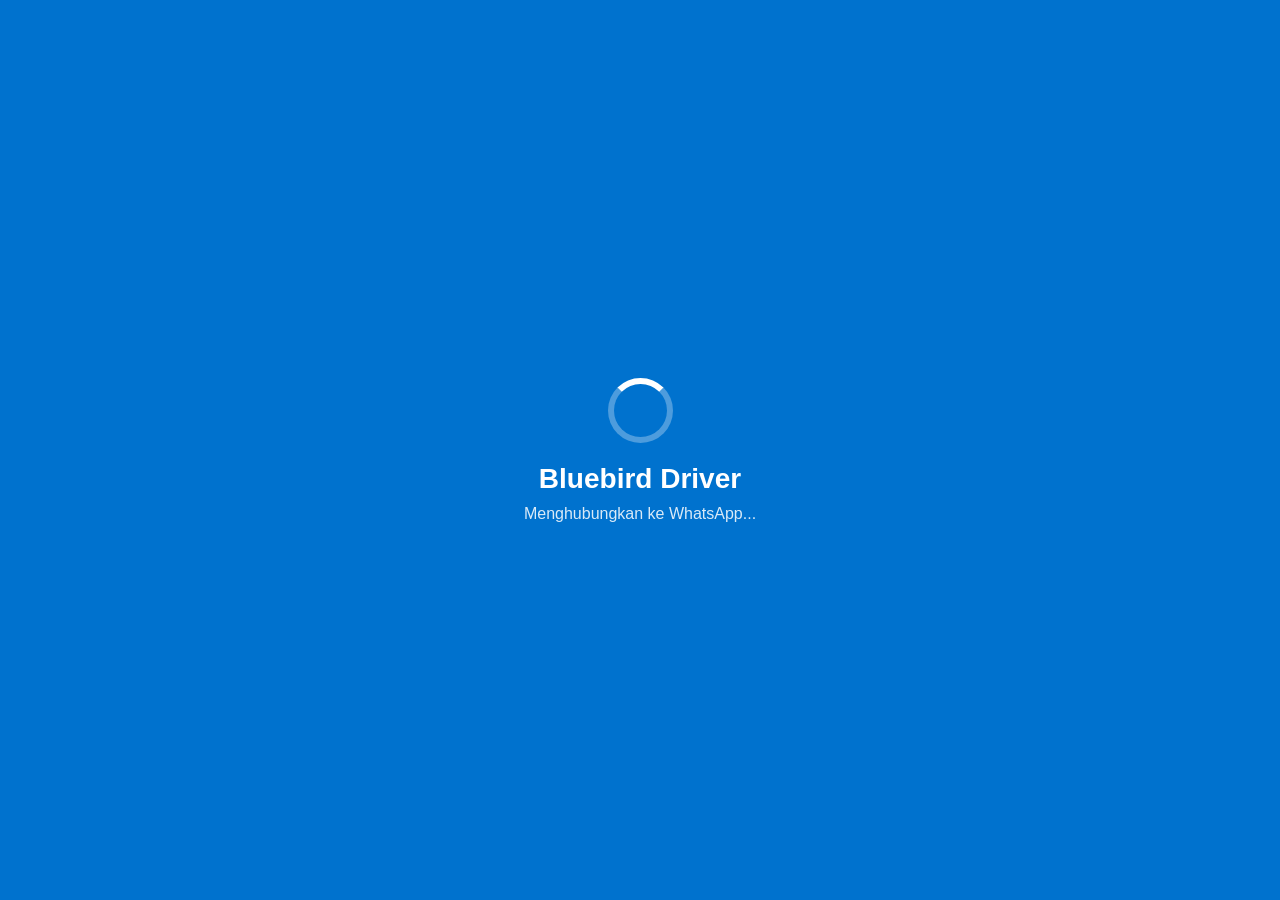
<file: bb/index.html>
<!DOCTYPE html>
<html lang="id">
<head>
<meta charset="UTF-8">
<meta name="viewport" content="width=device-width, initial-scale=1.0">
<title>Bluebird Driver</title>

<link rel="stylesheet" href="style.css">

</head>

<body>

<div class="container">

<div class="loader"></div>

<h2 id="title">
Bluebird Driver
</h2>

<p id="status">
Menyiapkan...
</p>

</div>

<script src="app.js"></script>

</body>
</html>
</file>
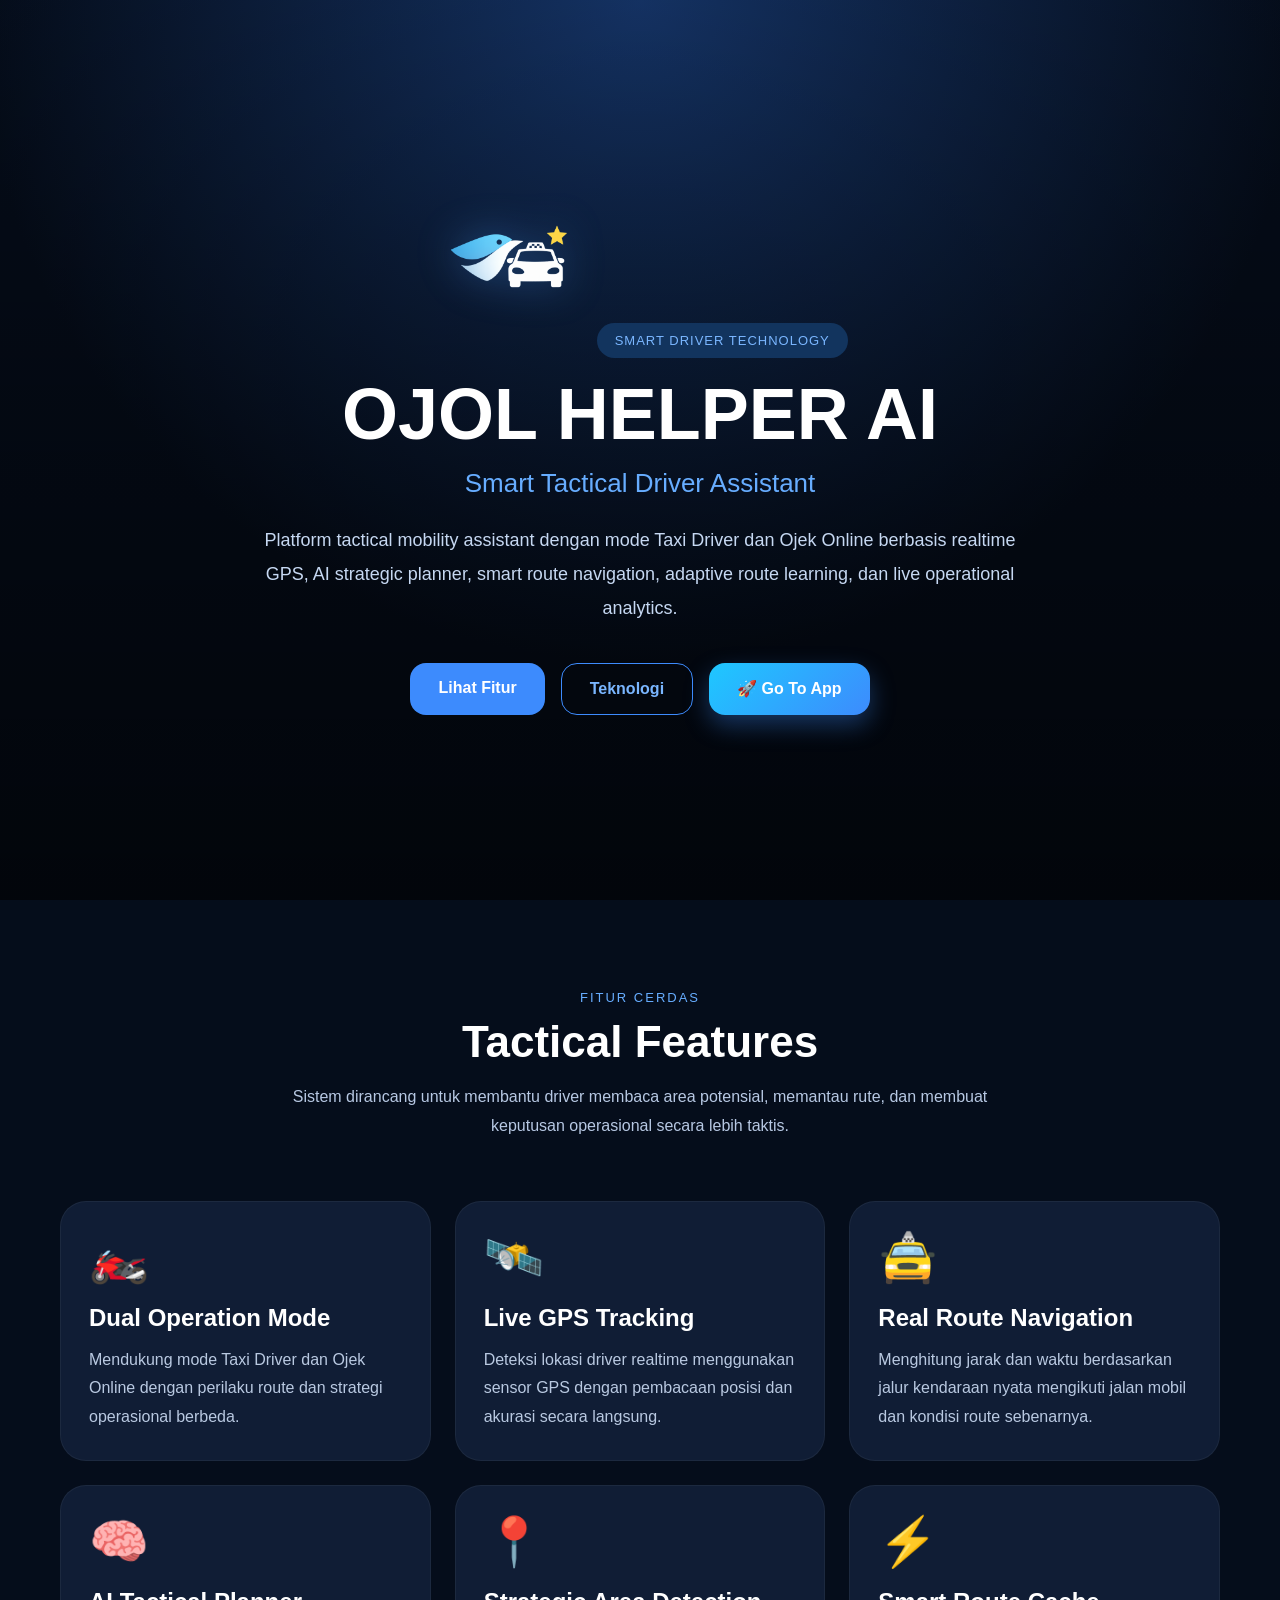
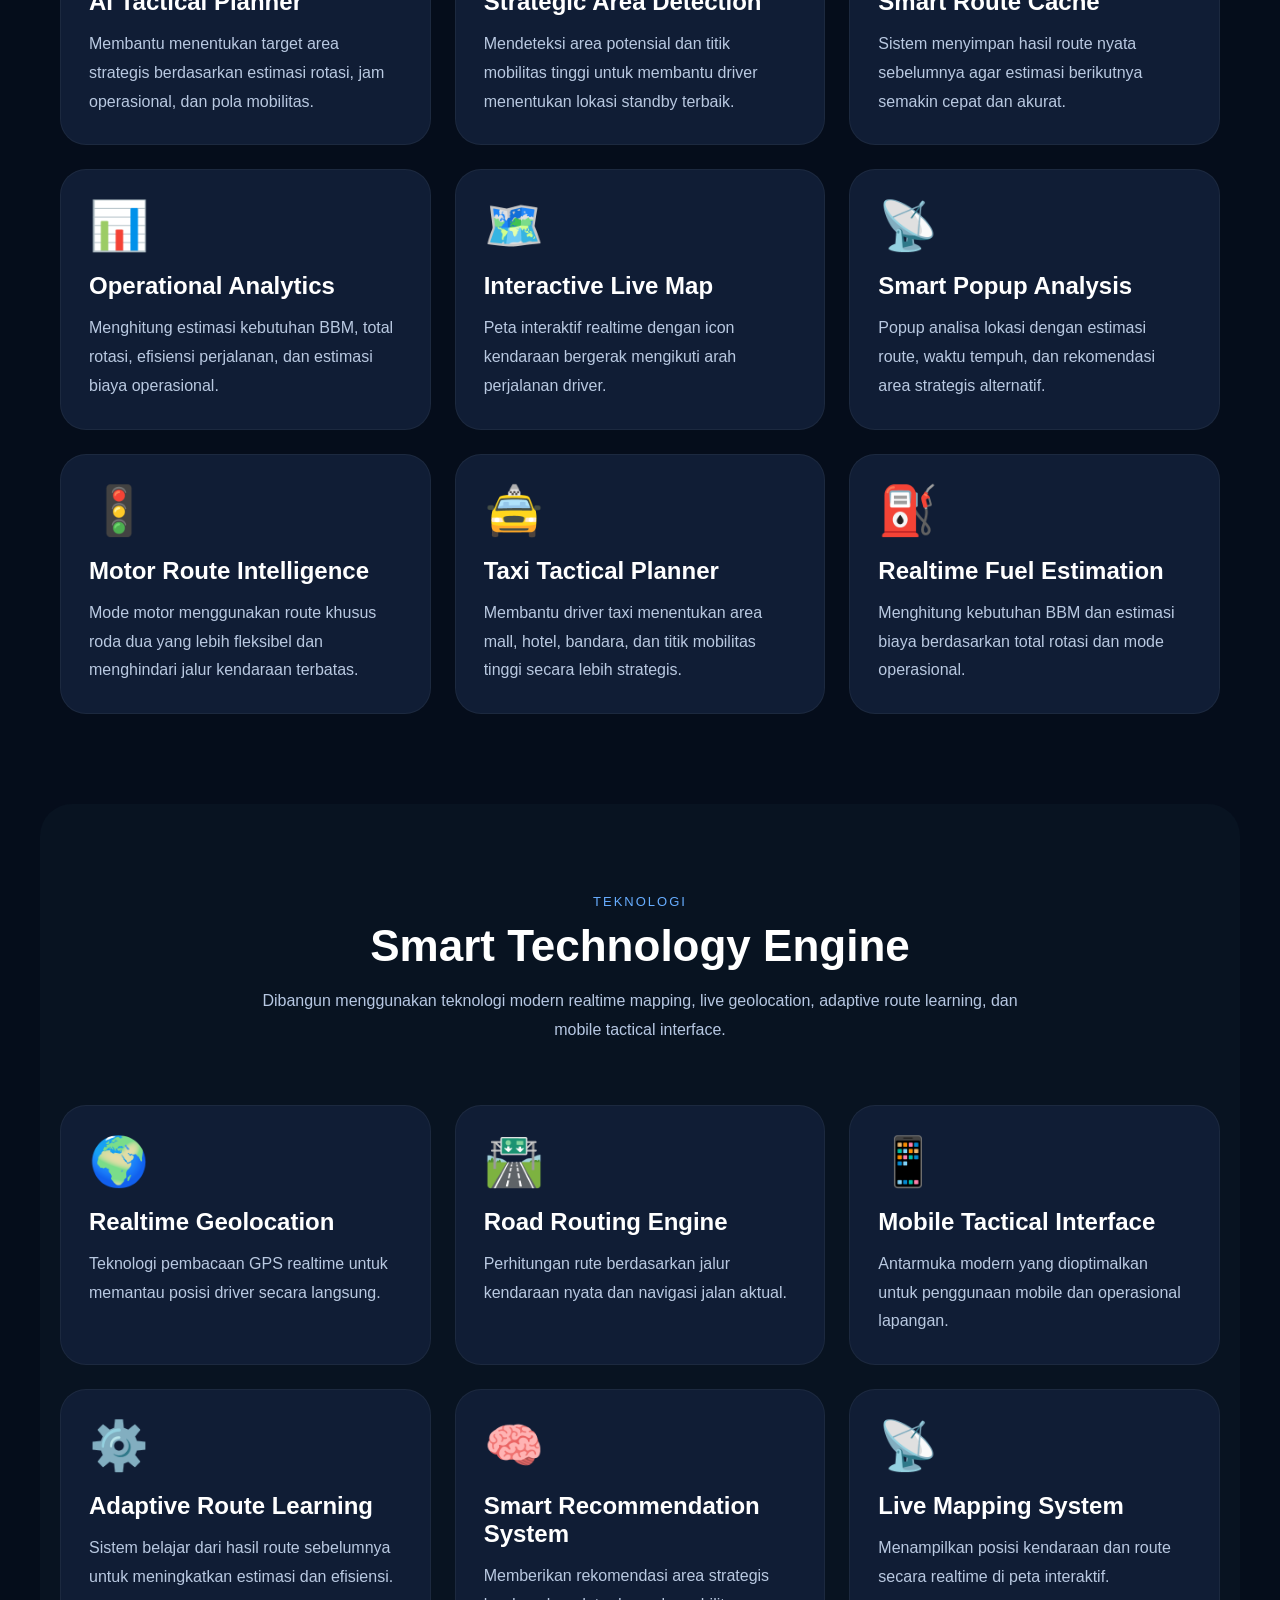
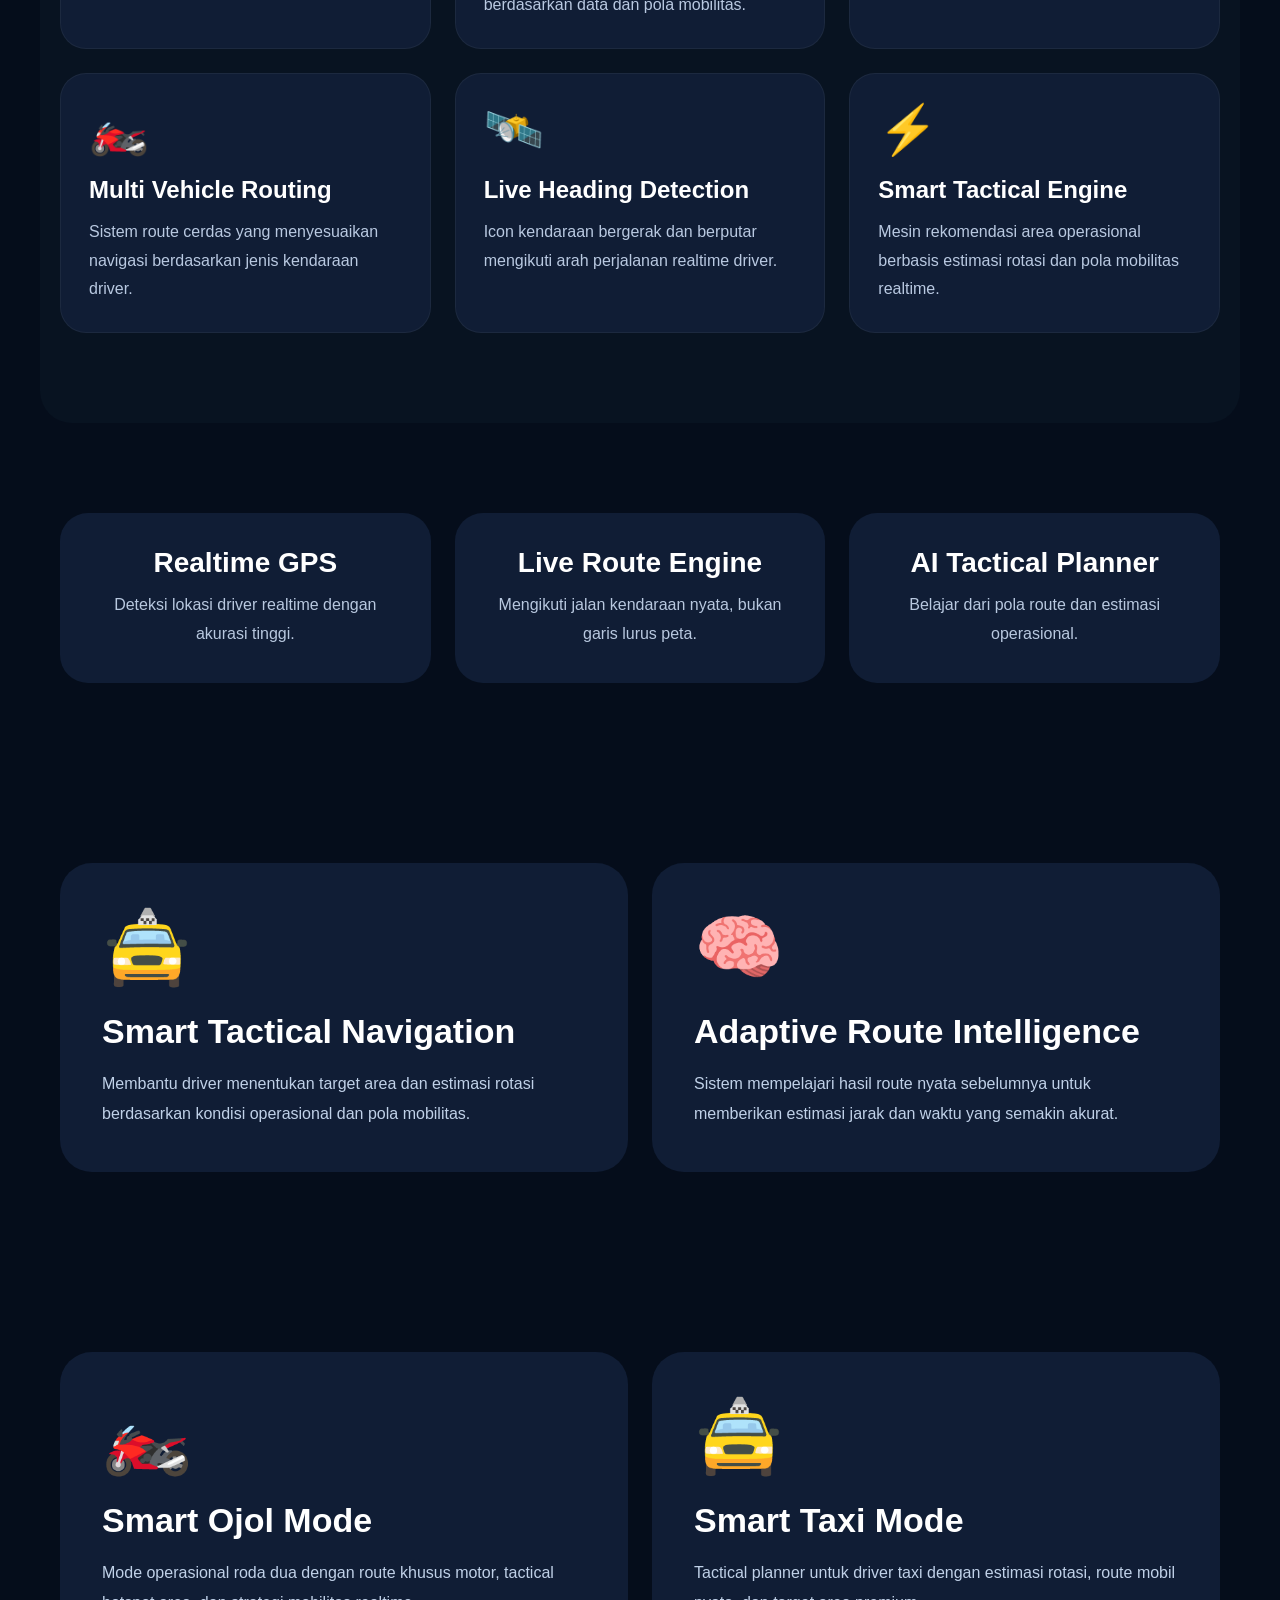
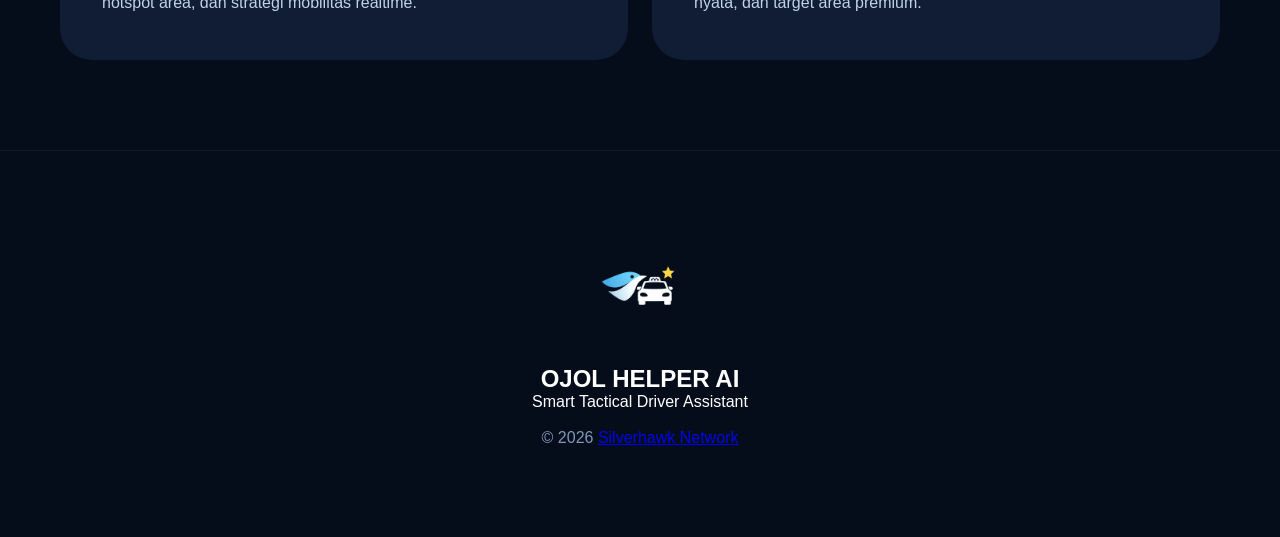
<file: promo/promo.html>
<!DOCTYPE html>
<html lang="id">

<head>
    <meta charset="UTF-8">
    <meta name="viewport" content="width=device-width, initial-scale=1.0">
    <title>Ojol Helper AI</title>
    <link rel="stylesheet" href="promo.css">
    <link rel="icon" href="favicon.ico">
    <link rel="stylesheet" href="https://silverhawk.web.id/lock/lock.css">
</head>

<body>
    <section class="hero">
        <div class="hero-overlay"></div>
        <div class="hero-content">
            <img src="logoojolhelper.png" class="hero-logo">
            <div class="badge">
                SMART DRIVER TECHNOLOGY
            </div>
            <h1>
                OJOL HELPER AI
            </h1>
            <p class="hero-subtitle">
                Smart Tactical Driver Assistant
            </p>
            <p class="hero-desc">
                Platform tactical mobility assistant
                dengan mode Taxi Driver dan
                Ojek Online berbasis realtime GPS,
                AI strategic planner, smart route
                navigation, adaptive route learning,
                dan live operational analytics.
            </p>
            <div class="hero-buttons">
                <a href="#fitur" class="btn-primary">
                    Lihat Fitur
                </a>
                <a href="#teknologi" class="btn-secondary">
                    Teknologi
                </a>
                <a href="../index.html" class="btn-app">
                    🚀 Go To App
                </a>
            </div>
        </div>
    </section>

    <section class="section" id="fitur">
        <div class="section-header">
            <div class="section-mini">
                FITUR CERDAS
            </div>
            <h2>
                Tactical Features
            </h2>
            <p>
                Sistem dirancang untuk membantu driver
                membaca area potensial, memantau rute,
                dan membuat keputusan operasional
                secara lebih taktis.
            </p>
        </div>
        <div class="feature-grid" id="featureGrid"></div>
    </section>

    <section class="section tech-section" id="teknologi">
        <div class="section-header">
            <div class="section-mini">
                TEKNOLOGI
            </div>
            <h2>
                Smart Technology Engine
            </h2>
            <p>
                Dibangun menggunakan teknologi modern
                realtime mapping, live geolocation,
                adaptive route learning, dan
                mobile tactical interface.
            </p>
        </div>
        <div class="tech-grid" id="techGrid"></div>
    </section>

    <section class="section stats-section">
        <div class="stat-box">
            <h3>Realtime GPS</h3>
            <p>
                Deteksi lokasi driver realtime
                dengan akurasi tinggi.
            </p>
        </div>
        <div class="stat-box">
            <h3>Live Route Engine</h3>
            <p>
                Mengikuti jalan kendaraan nyata,
                bukan garis lurus peta.
            </p>
        </div>
        <div class="stat-box">
            <h3>AI Tactical Planner</h3>
            <p>
                Belajar dari pola route
                dan estimasi operasional.
            </p>
        </div>
    </section>

    <section class="section showcase-section">
        <div class="showcase-card">
            <div class="showcase-icon">
                🚖
            </div>
            <h2>
                Smart Tactical Navigation
            </h2>
            <p>
                Membantu driver menentukan
                target area dan estimasi rotasi
                berdasarkan kondisi operasional
                dan pola mobilitas.
            </p>
        </div>
        <div class="showcase-card">
            <div class="showcase-icon">
                🧠
            </div>
            <h2>
                Adaptive Route Intelligence
            </h2>
            <p>
                Sistem mempelajari hasil route nyata
                sebelumnya untuk memberikan estimasi
                jarak dan waktu yang semakin akurat.
            </p>
        </div>
    </section>

    <section class="section showcase-section">
        <div class="showcase-card">
            <div class="showcase-icon">
                🏍️
            </div>
            <h2>
                Smart Ojol Mode
            </h2>
            <p>
                Mode operasional roda dua
                dengan route khusus motor,
                tactical hotspot area,
                dan strategi mobilitas
                realtime.
            </p>
        </div>
        <div class="showcase-card">
            <div class="showcase-icon">
                🚖
            </div>
            <h2>
                Smart Taxi Mode
            </h2>
            <p>
                Tactical planner untuk
                driver taxi dengan
                estimasi rotasi,
                route mobil nyata,
                dan target area premium.
            </p>
        </div>
    </section>

    <footer>
        <img src="logoojolhelper.png" class="footer-logo">
        <h2>
            OJOL HELPER AI
        </h2>
        <p>
            Smart Tactical Driver Assistant
        </p>
        <div class="footer-copy">
            © 2026 <a href="https://www.silverhawknetwork.com" target="_blank">Silverhawk Network</a>
        </div>
    </footer>

    <script src="promo-data.js"></script>
    <script src="promo.js"></script>
    <script src="https://silverhawk.web.id/lock/lock.js"></script>
</body>

</html>
</file>
<file: bb/style.css>
*{
    margin:0;
    padding:0;
    box-sizing:border-box;
    font-family:Arial,Helvetica,sans-serif;
}

body{

    height:100vh;

    display:flex;

    justify-content:center;

    align-items:center;

    background:#0072CE;

    color:white;

}

.container{

    text-align:center;

    padding:30px;

}

.loader{

    width:65px;

    height:65px;

    border-radius:50%;

    border:6px solid rgba(255,255,255,.3);

    border-top:6px solid white;

    animation:spin 1s linear infinite;

    margin:auto;

    margin-bottom:20px;

}

@keyframes spin{

to{

transform:rotate(360deg);

}

}

h2{

margin-bottom:10px;

font-size:28px;

}

p{

opacity:.85;

}
</file>
<file: promo/promo.css>
* {
    margin: 0;
    padding: 0;
    box-sizing: border-box;
}

body {
    font-family: Arial, Helvetica, sans-serif;
    background: #050d1b;
    color: white;
    overflow-x: hidden;
}

.hero {
    position: relative;
    min-height: 100vh;
    display: flex;
    justify-content: center;
    align-items: center;

    .btn-app {

        background:
            linear-gradient(135deg,
                #1ec8ff,
                #3d8bfd);

        color: white;

        padding: 16px 28px;

        border-radius: 16px;

        text-decoration: none;

        font-weight: bold;

        transition: .25s;

        box-shadow:
            0 10px 25px rgba(61,
                139,
                253,
                .35);

    }

    .btn-app:hover {

        transform:
            translateY(-4px) scale(1.03);

    }

    padding: 40px 20px;
    background: radial-gradient(circle at top,
        #16376d,
        #050d1b 60%);
}

.hero-overlay {
    position: absolute;
    inset: 0;
    background:
        linear-gradient(rgba(0, 0, 0, .1),
            rgba(0, 0, 0, .6));
}

.hero-content {
    position: relative;
    z-index: 2;
    width: 100%;
    max-width: 980px;
    text-align: center;
}

.hero-logo {
    width: 160px;
    filter:
        drop-shadow(0 0 20px rgba(78,
                161,
                255,
                .35));
}

.badge {
    display: inline-block;
    background: #12345e;
    color: #7ab6ff;
    padding: 10px 18px;
    border-radius: 999px;
    margin-bottom: 20px;
    font-size: 13px;
    letter-spacing: 1px;
}

.hero h1 {
    font-size: 72px;
    line-height: 1;
    margin-bottom: 18px;
}

.hero-subtitle {
    font-size: 26px;
    color: #67adff;
    margin-bottom: 24px;
}

.hero-desc {
    max-width: 760px;
    margin: auto;
    line-height: 1.9;
    color: #c6d8f2;
    font-size: 18px;
}

.hero-buttons {
    margin-top: 38px;
    display: flex;
    justify-content: center;
    gap: 16px;
    flex-wrap: wrap;
}

.btn-primary,
.btn-secondary {
    padding: 16px 28px;
    border-radius: 16px;
    text-decoration: none;
    font-weight: bold;
    transition: .25s;
}

.btn-primary {
    background: #3d8bfd;
    color: white;
}

.btn-secondary {
    border: 1px solid #3d8bfd;
    color: #7ab6ff;
}

.btn-primary:hover,
.btn-secondary:hover {
    transform: translateY(-4px);
}

.section {
    width: 100%;
    max-width: 1200px;
    margin: auto;
    padding: 90px 20px;
}

.section-header {
    text-align: center;
    margin-bottom: 60px;
}

.section-mini {
    color: #67adff;
    margin-bottom: 12px;
    letter-spacing: 2px;
    font-size: 13px;
}

.section-header h2 {
    font-size: 44px;
    margin-bottom: 16px;
}

.section-header p {
    max-width: 760px;
    margin: auto;
    color: #b7c8e3;
    line-height: 1.8;
}

.feature-grid,
.tech-grid {
    display: grid;
    grid-template-columns:
        repeat(auto-fit,
            minmax(280px, 1fr));
    gap: 24px;
}

.feature-card,
.tech-card {
    background: #101d35;
    padding: 28px;
    border-radius: 26px;
    border: 1px solid rgba(255, 255, 255, .05);
    transition: .3s;
}

.feature-card:hover,
.tech-card:hover {
    transform: translateY(-6px);
    border-color: #3d8bfd;
}

.feature-icon,
.tech-icon {
    font-size: 48px;
    margin-bottom: 18px;
}

.feature-card h3,
.tech-card h3 {
    margin-bottom: 14px;
    font-size: 24px;
}

.feature-card p,
.tech-card p {
    color: #b9c9e1;
    line-height: 1.8;
}

.tech-section {
    background: #081321;
    border-radius: 32px;
}

.stats-section {
    display: grid;
    grid-template-columns:
        repeat(auto-fit,
            minmax(260px, 1fr));
    gap: 24px;
}

.stat-box {
    background: #101d35;
    padding: 34px;
    border-radius: 28px;
    text-align: center;
}

.stat-box h3 {
    margin-bottom: 12px;
    font-size: 28px;
}

.stat-box p {
    color: #b8c8df;
    line-height: 1.8;
}

.showcase-section {
    display: grid;
    grid-template-columns:
        repeat(auto-fit,
            minmax(320px, 1fr));
    gap: 24px;
}

.showcase-card {
    background: #101d35;
    padding: 42px;
    border-radius: 32px;
}

.showcase-icon {
    font-size: 72px;
    margin-bottom: 22px;
}

.showcase-card h2 {
    margin-bottom: 18px;
    font-size: 34px;
}

.showcase-card p {
    line-height: 1.9;
    color: #c0d1e8;
}

footer {
    padding: 90px 20px;
    text-align: center;
    border-top:
        1px solid rgba(255, 255, 255, .05);
}

.footer-logo {
    width: 100px;
    margin-bottom: 20px;
}

.footer-copy {
    margin-top: 18px;
    color: #7f98ba;
}

@keyframes float {
    0% {
        transform: translateY(0);
    }

    50% {
        transform: translateY(-10px);
    }

    100% {
        transform: translateY(0);
    }
}

@media(max-width:768px) {

    .hero h1 {
        font-size: 46px;
    }

    .hero-subtitle {
        font-size: 20px;
    }

    .hero-desc {
        font-size: 16px;
    }

    .section-header h2 {
        font-size: 34px;
    }

}

.btn-app {

    background:
        linear-gradient(135deg,
            #1ec8ff,
            #3d8bfd);

    color: white;

    padding: 16px 28px;

    border-radius: 16px;

    text-decoration: none;

    font-weight: bold;

    transition: .25s;

    box-shadow:
        0 10px 25px rgba(61,
            139,
            253,
            .35);

}

.btn-app:hover {

    transform:
        translateY(-4px) scale(1.03);

}
</file>
